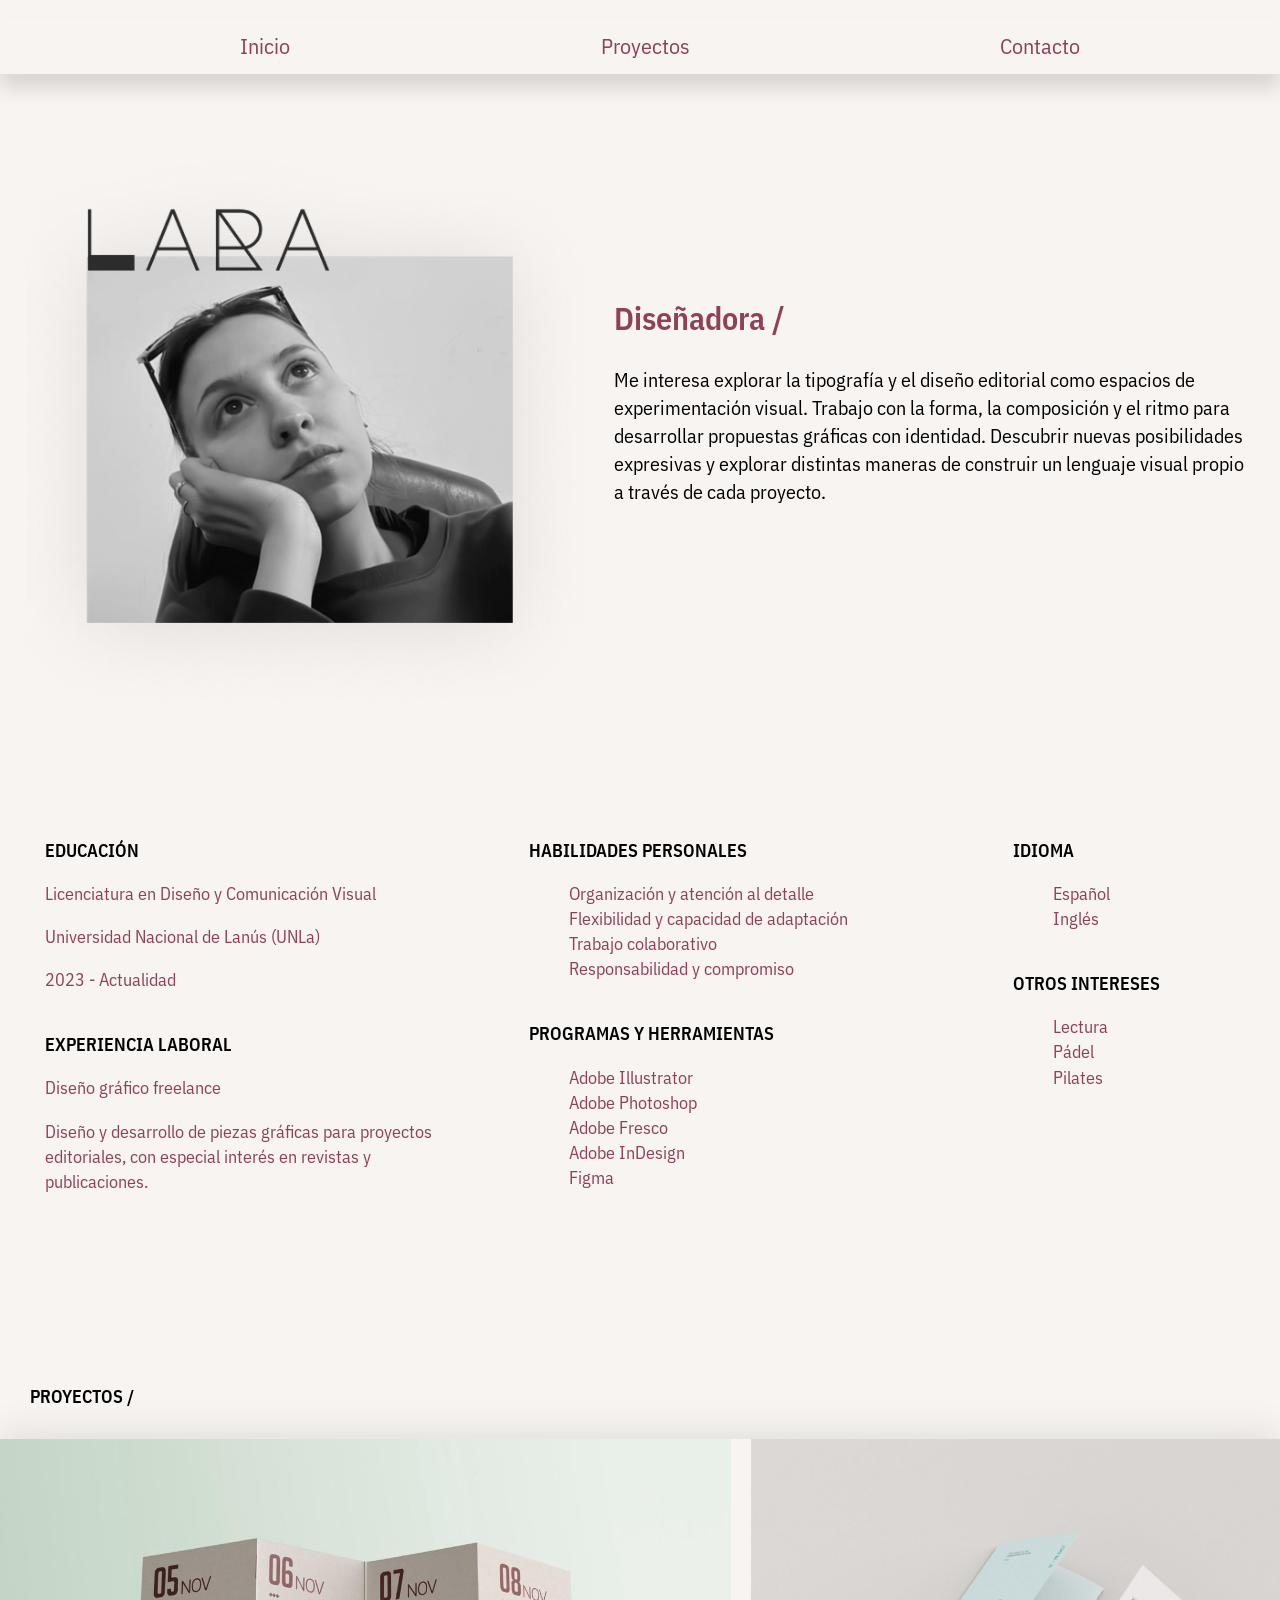
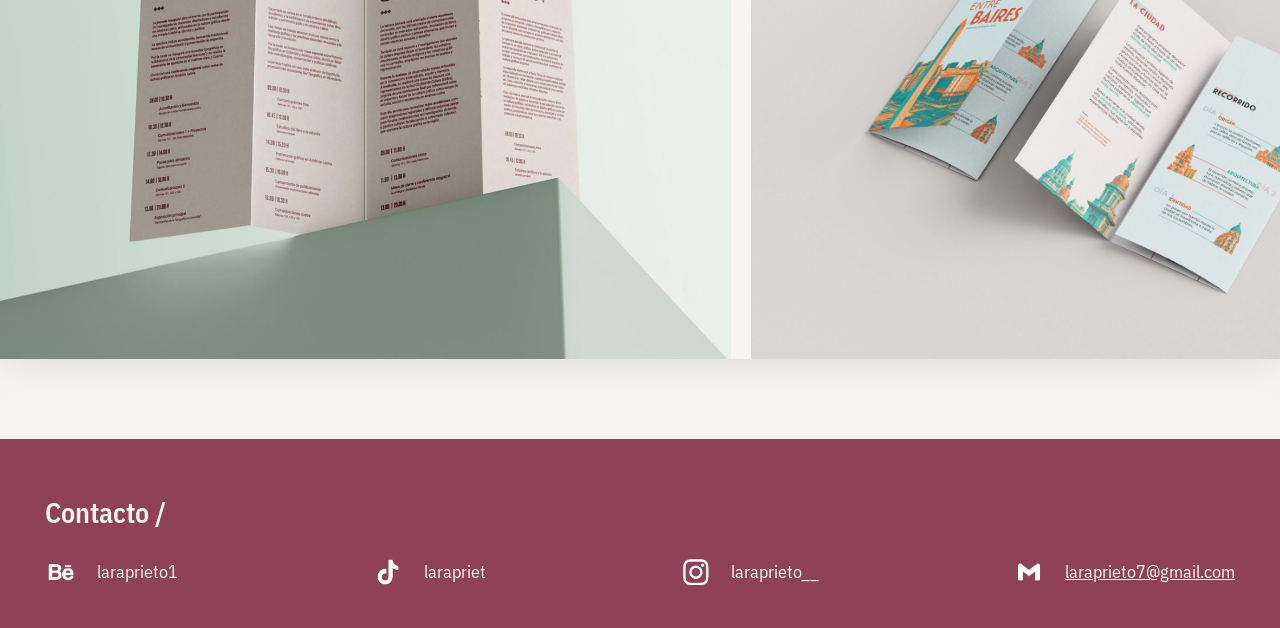
<file: index.html>
<!DOCTYPE html>
<html lang="es">
<head>
    <meta charset="utf-8">
    <meta name="viewport" content="width=device-width, initial-scale=1">
    <title>Porfolio Lara Prieto</title>
    <link rel="stylesheet" href="estilo.css">
</head>

<body>
    <header class="encabezado">
        <nav class="nav">
            <a class="nav-actual" href="index.html">Inicio</a>

            <input type="checkbox" id="menu" class="menu-check">
            <label for="menu" class="menu-boton" aria-label="Abrir menú">
                <span></span>
                <span></span>
                <span></span>
            </label>

            <ul class="nav-links">
                <li><a href="index.html">Inicio</a></li>
                <li><a href="proyecto.html">Proyectos</a></li>
                <li><a href="#contacto">Contacto</a></li>
            </ul>
        </nav>
    </header>

    <main class="principal-inicio">

        <!-- Presentación -->
        <section class="presentacion">
            <div class="foto-presentacion">
                <img src="img/foto_lara.png" width="633" height="671"
                    alt="Retrato en blanco y negro de Lara Prieto apoyando la cara sobre su mano, con anteojos de sol en la cabeza y su nombre escrito arriba">
            </div>

            <div class="texto-presentacion">
                <h1>Diseñadora /</h1>

                <p>
                    Me interesa explorar la tipografía y el diseño editorial
                    como espacios de experimentación visual. Trabajo con la
                    forma, la composición y el ritmo para desarrollar propuestas
                    gráficas con identidad.
                    Descubrir nuevas posibilidades expresivas y explorar
                    distintas maneras de construir un lenguaje visual propio
                    a través de cada proyecto.
                </p>
            </div>
        </section>

        <!-- Información personal -->
        <section class="informacion">

            <article>
                <section class="bloque">
                    <h2>Educación</h2>
                    <p>Licenciatura en Diseño y Comunicación Visual</p>
                    <p>Universidad Nacional de Lanús (UNLa)</p>
                    <p>2023 - Actualidad</p>
                </section>

                <section class="bloque">
                    <h2>Experiencia laboral</h2>
                    <p>Diseño gráfico freelance</p>
                    <p class="texto-bloque">
                        Diseño y desarrollo de piezas gráficas para proyectos
                        editoriales, con especial interés en revistas y publicaciones.
                    </p>
                </section>
            </article>

            <article>
                <section class="bloque">
                    <h2>Habilidades personales</h2>
                    <ul>
                        <li>Organización y atención al detalle</li>
                        <li>Flexibilidad y capacidad de adaptación</li>
                        <li>Trabajo colaborativo</li>
                        <li>Responsabilidad y compromiso</li>
                    </ul>
                </section>

                <section class="bloque">
                    <h2>Programas y herramientas</h2>
                    <ul>
                        <li>Adobe Illustrator</li>
                        <li>Adobe Photoshop</li>
                        <li>Adobe Fresco</li>
                        <li>Adobe InDesign</li>
                        <li>Figma</li>
                    </ul>
                </section>
            </article>

            <article>
                <section class="bloque">
                    <h2>Idioma</h2>
                    <ul>
                        <li>Español</li>
                        <li>Inglés</li>
                    </ul>
                </section>

                <section class="bloque">
                    <h2>Otros intereses</h2>
                    <ul>
                        <li>Lectura</li>
                        <li>Pádel</li>
                        <li>Pilates</li>
                    </ul>
                </section>
            </article>

        </section>

        <!-- Carrusel de imagenes animado -->
        <section class="muestra-proyectos">
            <a href="proyecto.html">
                <h2>Proyectos /</h2>
            </a>

            <div class="galeria">
                
                <div class="galeria-pista">
                    <a href="proyecto.html#proyecto-01">
                        <img src="img/carrusel_1.jpeg" width="731" height="520"
                            alt="Programa plegable de LUMA abierto, con la agenda de actividades del 5 al 8 de noviembre">
                    </a>
                    <a href="proyecto.html#proyecto-02">
                        <img src="img/carrusel_2.jpeg" width="693" height="520"
                            alt="Folleto turístico plegable Entre Baires con ilustraciones de edificios de Buenos Aires">
                    </a>
                    <a href="proyecto.html#proyecto-03">
                        <img src="img/carrusel_3.jpeg" width="693" height="520"
                            alt="Publicación Floralis abierta con collages de hojas y flores en tonos rosa, verde y crema">
                    </a>
                    <a href="proyecto.html#proyecto-01" aria-hidden="true" tabindex="-1">
                        <img src="img/carrusel_1.jpeg" width="731" height="520" alt="">
                    </a>
                    <a href="proyecto.html#proyecto-02" aria-hidden="true" tabindex="-1">
                        <img src="img/carrusel_2.jpeg" width="693" height="520" alt="">
                    </a>
                    <a href="proyecto.html#proyecto-03" aria-hidden="true" tabindex="-1">
                        <img src="img/carrusel_3.jpeg" width="693" height="520" alt="">
                    </a>
                </div>
            </div>
        </section>

    </main>

 <footer class="footer">
        <h2>Contacto /</h2>

        <div class="redes">
            <a href="https://www.behance.net/laraprieto1" target="_blank">
                <img src="iconos/behance.png" width="32" height="20" alt="Logo de Behance">
                <span>laraprieto1</span>
            </a>

            <a href="https://www.tiktok.com/@larapriet" target="_blank">
                <img src="iconos/tiktok.png" width="32" height="20" alt="Logo de TikTok">
                <span>larapriet</span>
            </a>

            <a href="https://www.instagram.com/laraprieto__" target="_blank">
                <img src="iconos/instagran.png" width="32" height="20" alt="Logo de Instagram">
                <span>laraprieto__</span>
            </a>

            <a href="mailto:laraprieto7@gmail.com">
                <img src="iconos/gmail.png" width="32" height="20" alt="Logo de Gmail">
                <span class="mail">laraprieto7@gmail.com</span>
            </a>
        </div>
    </footer>

</body>
</html>
</file>
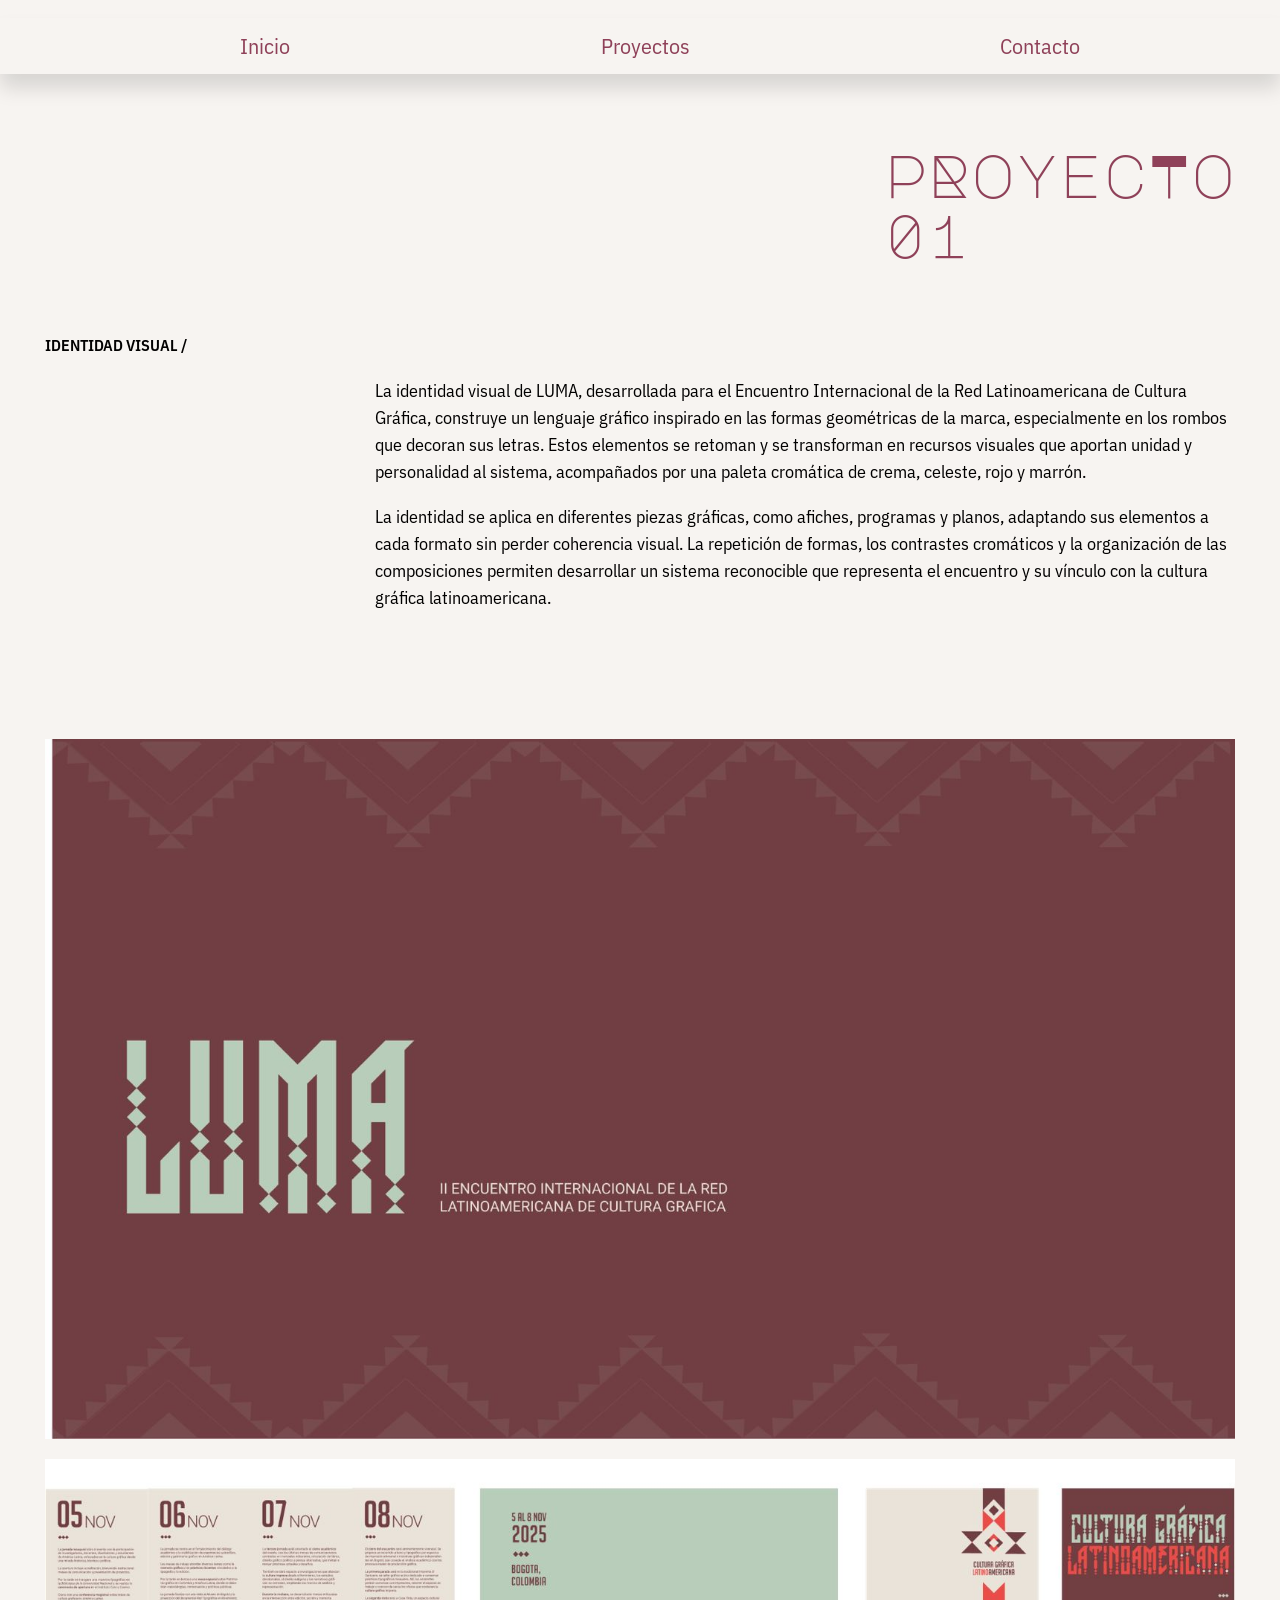
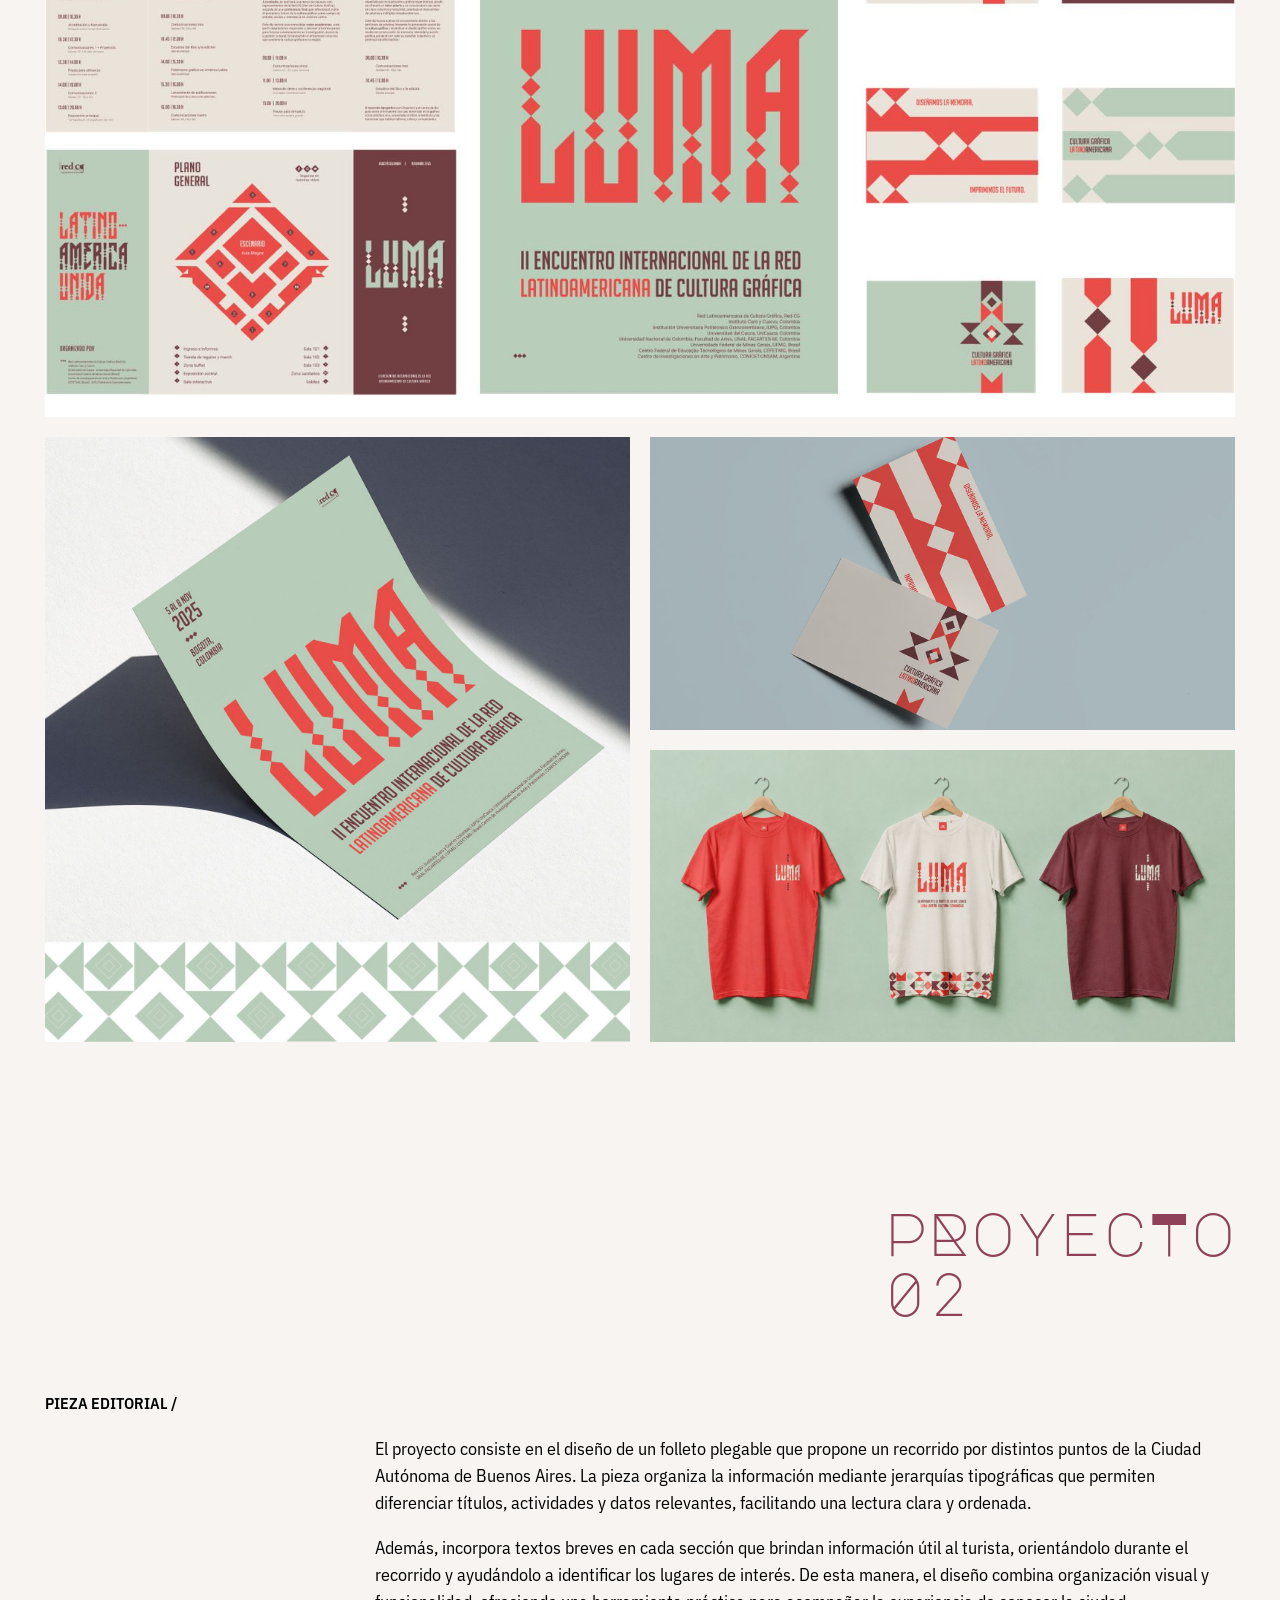
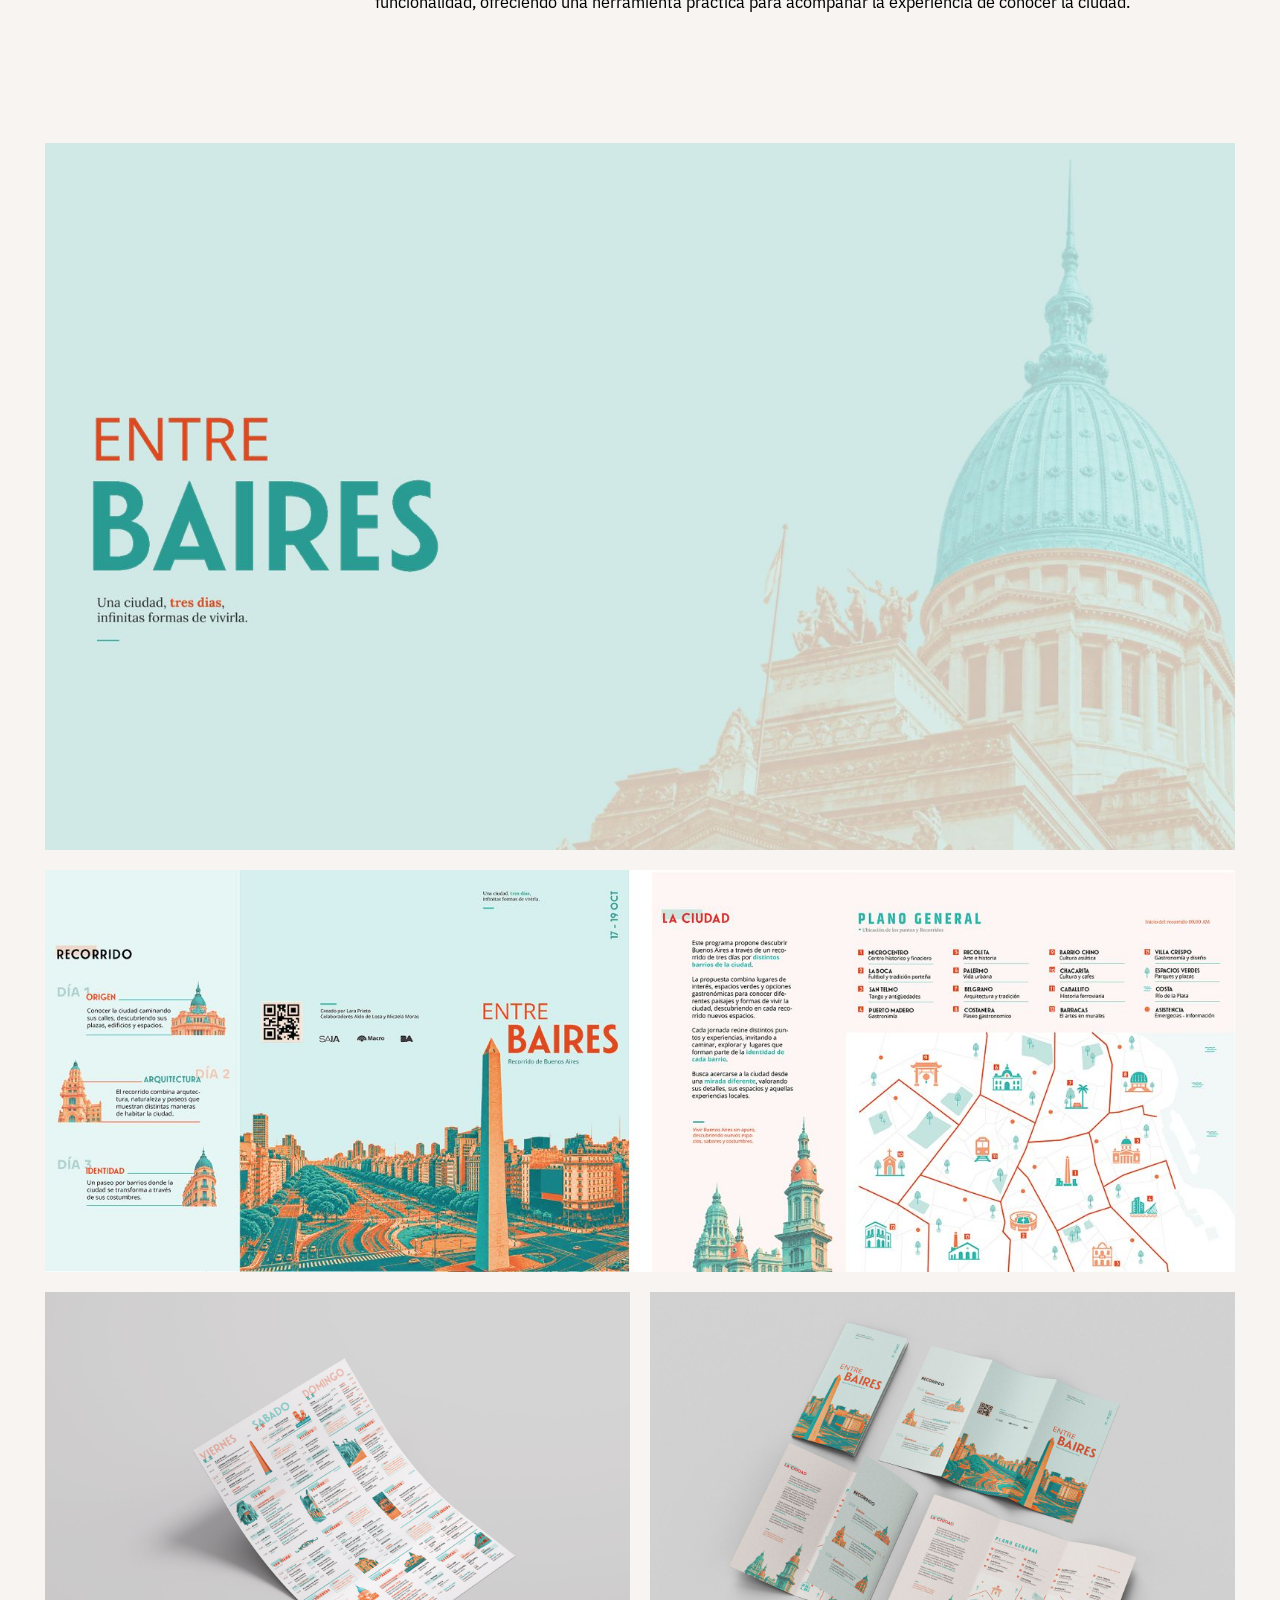
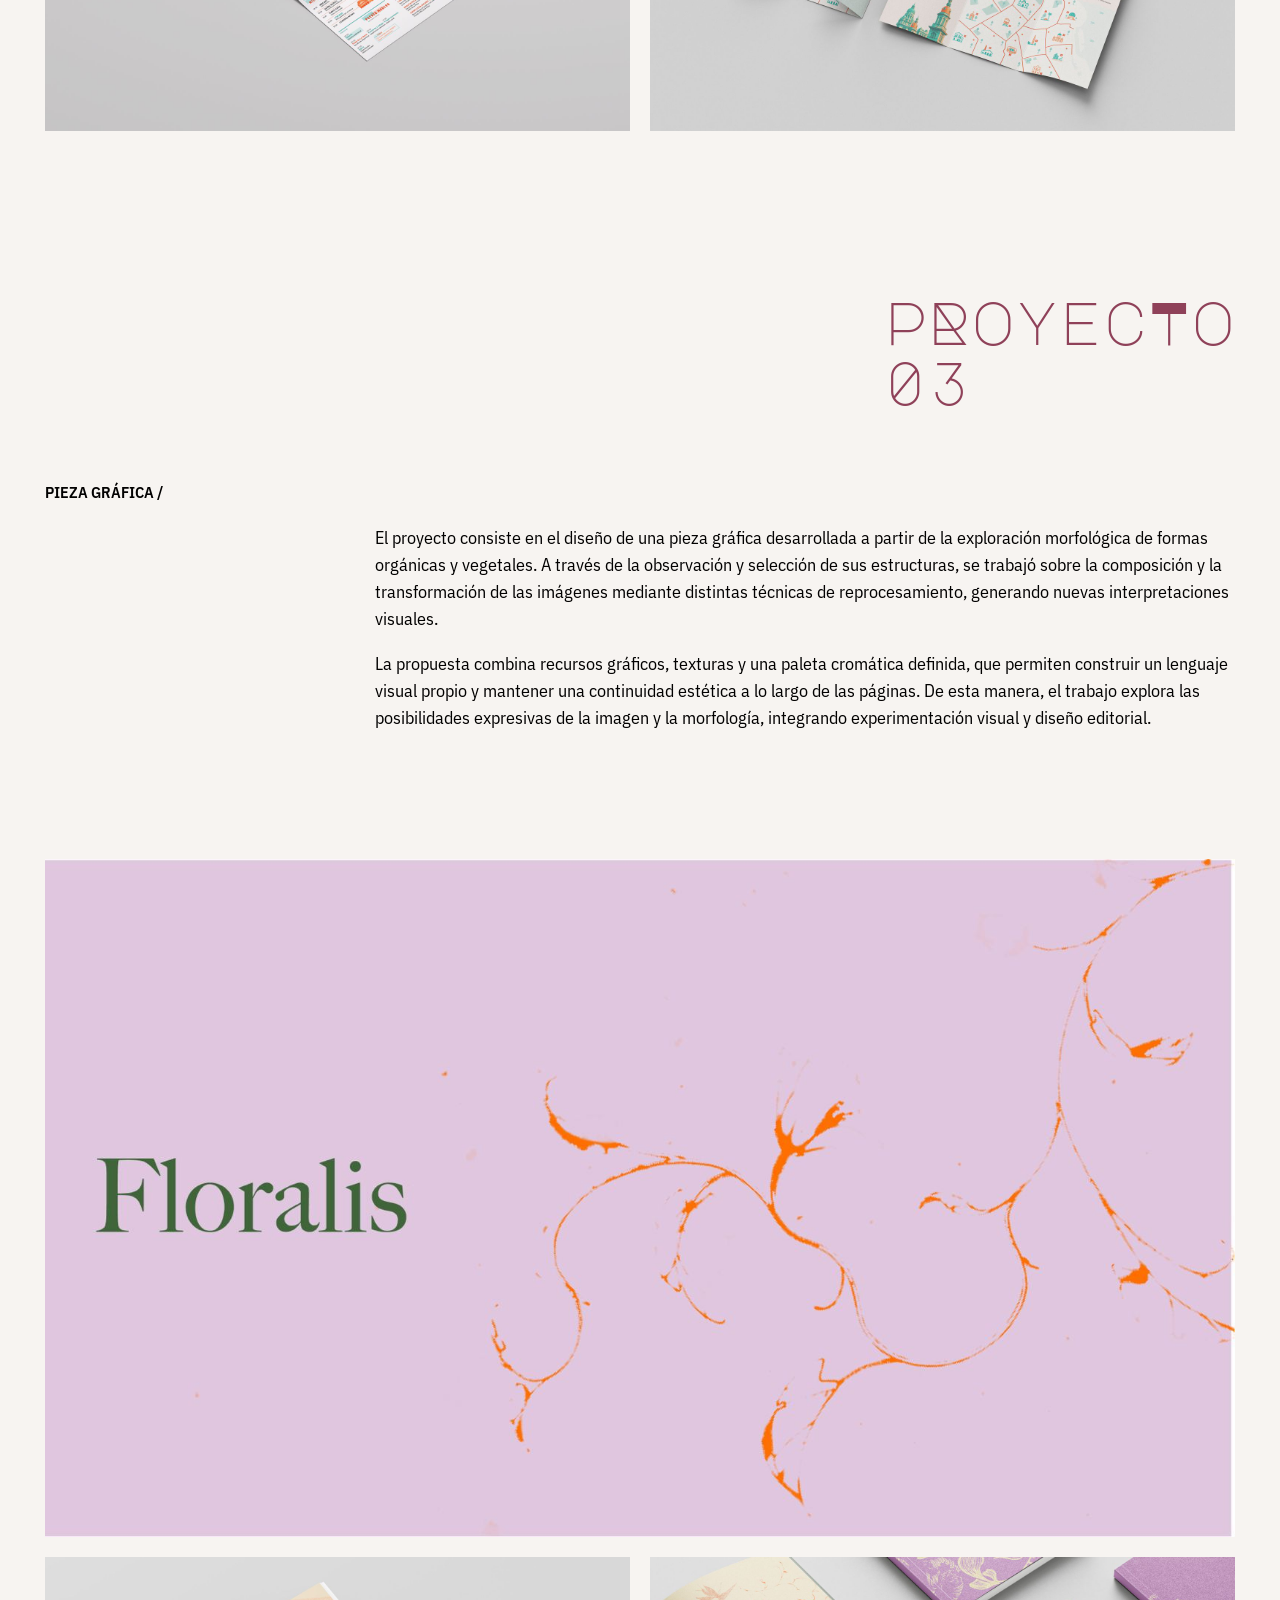
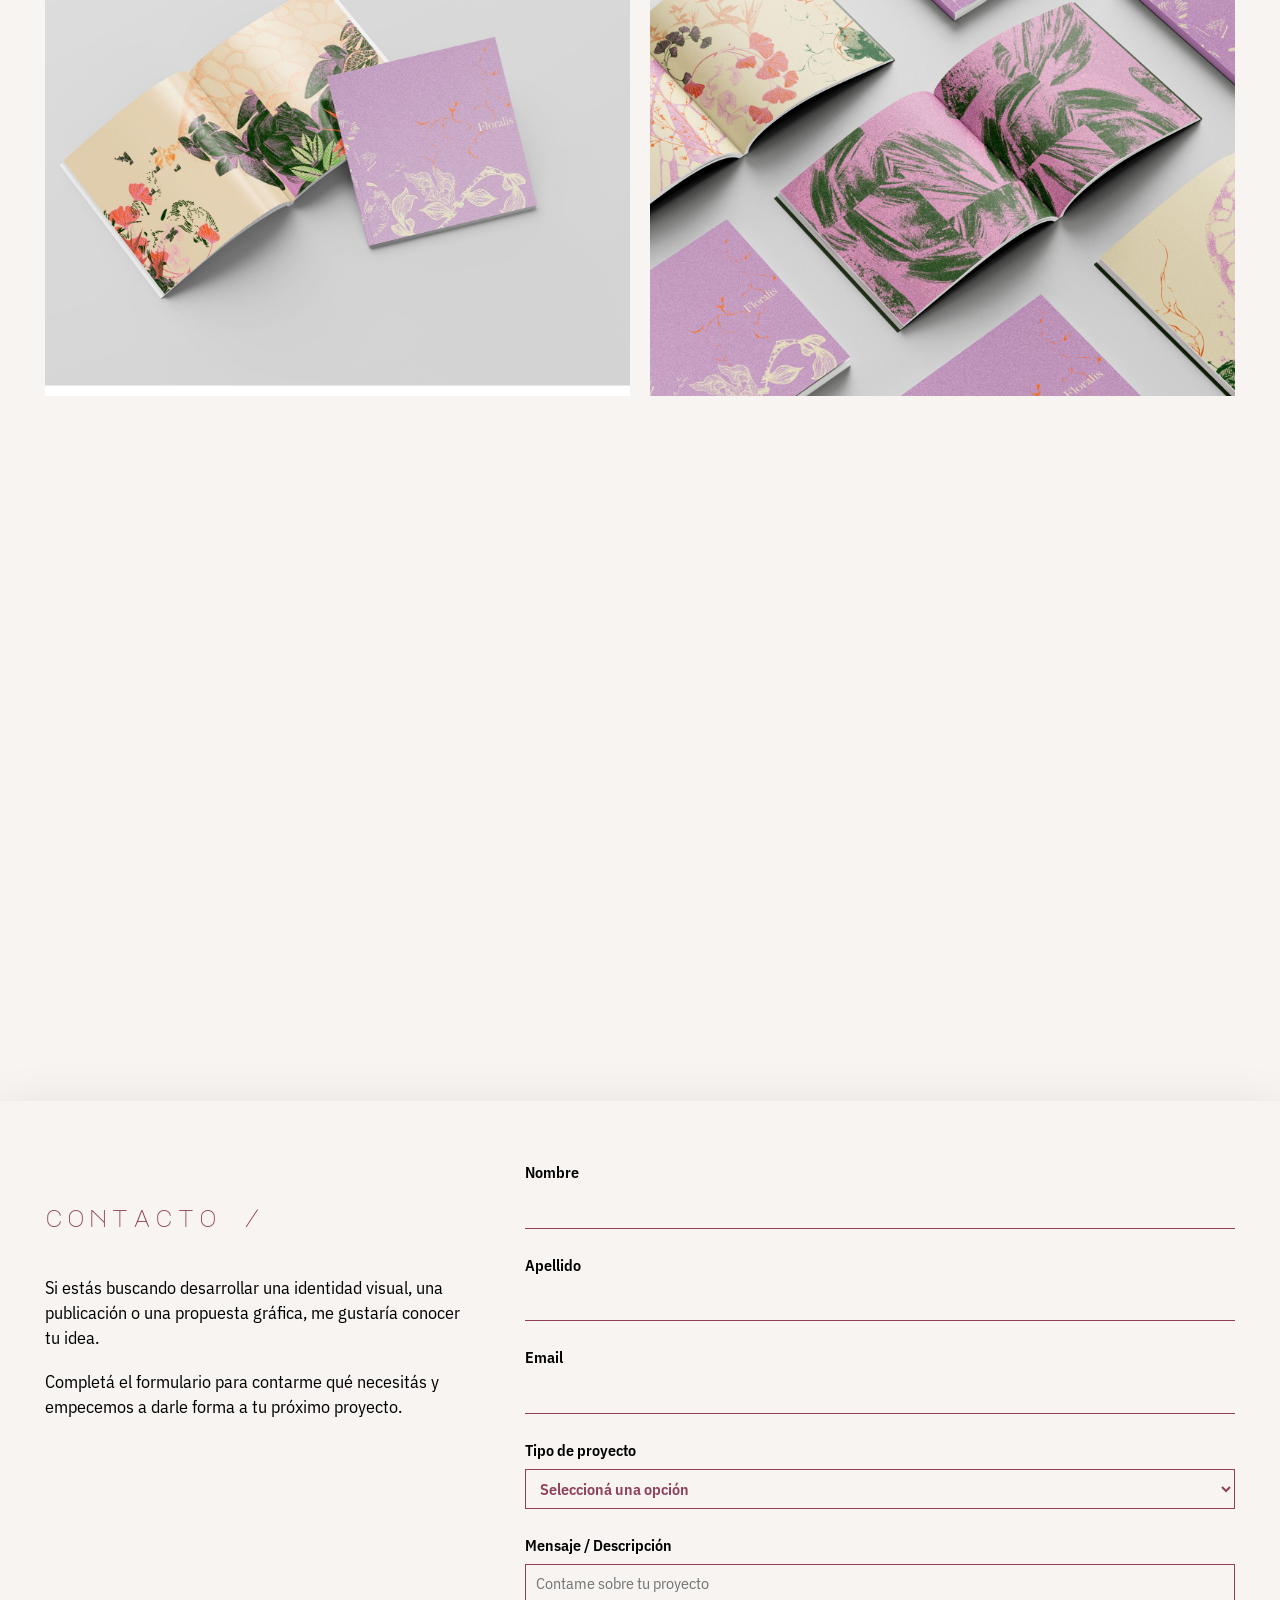
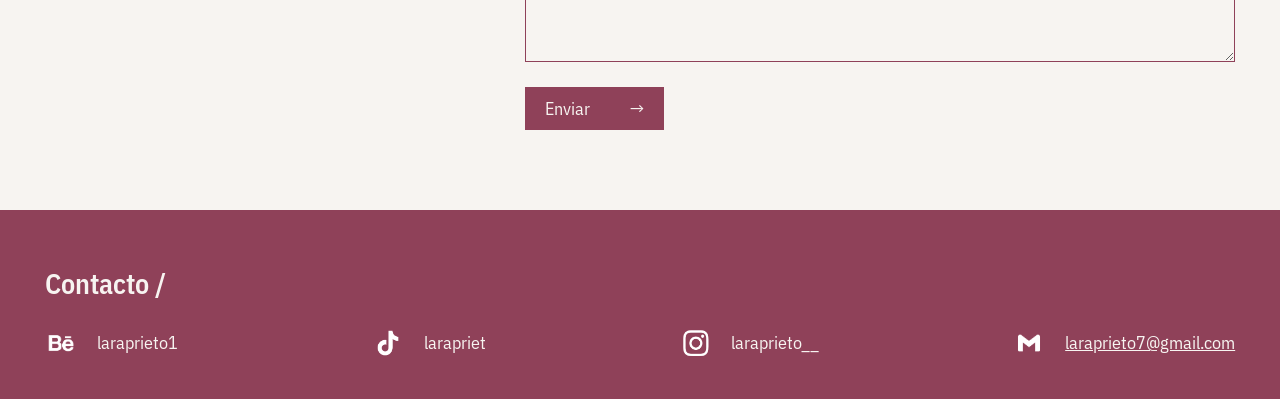
<file: proyecto.html>
<!DOCTYPE html>
<html lang="es">
<head>
    <meta charset="utf-8">
    <meta name="viewport" content="width=device-width, initial-scale=1">
    <title>Proyectos | Porfolio Lara Prieto</title>
    <link rel="stylesheet" href="estilo.css">
</head>

<body>
    <header class="encabezado">
        <nav class="nav">
            <a class="nav-actual" href="proyecto.html">Proyectos</a>

            <input type="checkbox" id="menu" class="menu-check">
            <label for="menu" class="menu-boton" aria-label="Abrir menú">
                <span></span>
                <span></span>
                <span></span>
            </label>

            <ul class="nav-links">
                <li><a href="index.html">Inicio</a></li>
                <li><a href="proyecto.html">Proyectos</a></li>
                <li><a href="#contacto">Contacto</a></li>
            </ul>
        </nav>
    </header>

    <main>
        
        <!-- Proyecto 01 -->
        <section class="proyecto" id="proyecto-01">

            <h1 class="titulo-proyecto">pRoyecTo <span>01</span></h1>

            <section class="info-proyecto">
                <div class="datos-proyecto">
                    <h3>Identidad visual /</h3>
                </div>

                <article class="descripcion-proyecto">
                    <p>
                        La identidad visual de LUMA, desarrollada para el Encuentro
                        Internacional de la Red Latinoamericana de Cultura Gráfica,
                        construye un lenguaje gráfico inspirado en las formas
                        geométricas de la marca, especialmente en los rombos que
                        decoran sus letras. Estos elementos se retoman y se
                        transforman en recursos visuales que aportan unidad y
                        personalidad al sistema, acompañados por una paleta
                        cromática de crema, celeste, rojo y marrón.
                    </p>
                    <p>
                        La identidad se aplica en diferentes piezas gráficas,
                        como afiches, programas y planos, adaptando sus elementos
                        a cada formato sin perder coherencia visual. La repetición
                        de formas, los contrastes cromáticos y la organización de
                        las composiciones permiten desarrollar un sistema
                        reconocible que representa el encuentro y su vínculo
                        con la cultura gráfica latinoamericana.
                    </p>
                </article>
            </section>

            <div class="imagenes-proyecto">
                <!-- Las clases completa, alta y apaisada ubican cada imagen en la grilla -->
                <img class="completa" src="img/proyecto1_incio.jpeg" width="1600" height="941"
                    alt="Logo de LUMA en celeste sobre fondo bordó con guardas de rombos, y el nombre del encuentro de la Red Latinoamericana de Cultura Gráfica">

                <img class="completa" src="img/proyecto1_2.jpeg" width="1600" height="750"
                    alt="Sistema de piezas de LUMA: programa de actividades, plano, afiche celeste y rojo y aplicaciones de la marca">

                <img class="alta" src="img/proyecto1_1.jpeg" width="1600" height="1592"
                    alt="Afiche celeste de LUMA con letras rojas sobre un fondo gris y una guarda de rombos verdes">

                <img class="apaisada" src="img/proyecto1_4.jpeg" width="1600" height="1015"
                    alt="Tarjetas de LUMA con rombos rojos y bordó sobre fondo celeste grisáceo">

                <img class="apaisada" src="img/proyecto1_3.jpeg" width="1600" height="838"
                    alt="Tres remeras colgadas en roja, crema y bordó con el logo de LUMA">
            </div>

        </section>

        <!-- Proyecto 02 -->
        <section class="proyecto" id="proyecto-02">

            <h1 class="titulo-proyecto">pRoyecTo <span>02</span></h1>

            <section class="info-proyecto">
                <div class="datos-proyecto">
                    <h3>Pieza editorial /</h3>
                </div>

                <article class="descripcion-proyecto">
                    <p>
                        El proyecto consiste en el diseño de un folleto plegable
                        que propone un recorrido por distintos puntos de la
                        Ciudad Autónoma de Buenos Aires. La pieza organiza la
                        información mediante jerarquías tipográficas que permiten
                        diferenciar títulos, actividades y datos relevantes,
                        facilitando una lectura clara y ordenada.
                    </p>
                    <p>
                        Además, incorpora textos breves en cada sección que
                        brindan información útil al turista, orientándolo durante
                        el recorrido y ayudándolo a identificar los lugares de
                        interés. De esta manera, el diseño combina organización
                        visual y funcionalidad, ofreciendo una herramienta
                        práctica para acompañar la experiencia de conocer la ciudad.
                    </p>
                </article>
            </section>

            <div class="imagenes-proyecto">
                <img class="completa" src="img/proyecto2_1.jpeg" width="1600" height="950"
                    alt="Portada de Entre Baires con el título en verde y naranja sobre la cúpula del Congreso en tonos celestes">

                <img class="completa" src="img/proyecto2_2.jpeg" width="1600" height="540"
                    alt="Folleto Entre Baires desplegado: recorrido, portada ilustrada con el Obelisco y plano general de la ciudad">

                <img src="img/proyecto2_3.jpeg" width="1600" height="1200"
                    alt="Afiche con la agenda de viernes, sábado y domingo ilustrado con edificios porteños">

                <img src="img/proyecto2_4.jpeg" width="1600" height="1200"
                    alt="Dos folletos plegables de Entre Baires, uno cerrado y otro abierto mostrando el plano general">
            </div>

        </section>

        <!-- Proyecto 03 -->
        <section class="proyecto" id="proyecto-03">

            <h1 class="titulo-proyecto">pRoyecTo <span>03</span></h1>

            <section class="info-proyecto">
                <div class="datos-proyecto">
                    <h3>Pieza gráfica /</h3>
                </div>

                <article class="descripcion-proyecto">
                    <p>
                        El proyecto consiste en el diseño de una pieza gráfica
                        desarrollada a partir de la exploración morfológica de
                        formas orgánicas y vegetales. A través de la observación
                        y selección de sus estructuras, se trabajó sobre la
                        composición y la transformación de las imágenes mediante
                        distintas técnicas de reprocesamiento, generando nuevas
                        interpretaciones visuales.
                    </p>
                    <p>
                        La propuesta combina recursos gráficos, texturas y una
                        paleta cromática definida, que permiten construir un
                        lenguaje visual propio y mantener una continuidad
                        estética a lo largo de las páginas. De esta manera,
                        el trabajo explora las posibilidades expresivas de
                        la imagen y la morfología, integrando experimentación
                        visual y diseño editorial.
                    </p>
                </article>
            </section>

            <div class="imagenes-proyecto">
                <img class="completa" src="img/proyecto3_1.jpeg" width="1600" height="912"
                    alt="Portada de Floralis en tipografía verde sobre fondo lila con trazos naranjas">

                <img src="img/proyecto3_3.jpeg" width="1600" height="1199"
                    alt="Publicación Floralis abierta con collages de flores junto a su tapa lila">

                <img src="img/proyecto3_4.jpeg" width="1600" height="1200"
                    alt="Varios ejemplares de Floralis, abiertos y cerrados, con hojas verdes sobre páginas rosas y crema">

                <video class="completa" src="img/proyecto3_2.mp4" width="1784" height="990" autoplay muted loop playsinline>
                    Tu navegador no puede reproducir este video.
                </video>
            </div>

        </section>

        <!-- Formulario de contacto -->
        <section class="contacto" id="contacto">

            <div class="contacto-texto">
                <h2>contacto /</h2>
                <p>
                    Si estás buscando desarrollar una identidad visual, una publicación
                    o una propuesta gráfica, me gustaría conocer tu idea.
                </p>
                <p>
                    Completá el formulario para contarme qué necesitás y
                    empecemos a darle forma a tu próximo proyecto.
                </p>
            </div>

            <form class="formulario" id="formulario-contacto" action="mailto:laraprieto7@gmail.com">
                <section class="campo">
                    <label for="nombre">Nombre</label>
                    <input type="text" name="nombre" id="nombre" maxlength="40" required>
                </section>

                <section class="campo">
                    <label for="apellido">Apellido</label>
                    <input type="text" name="apellido" id="apellido" maxlength="40" required>
                </section>

                <section class="campo">
                    <label for="email">Email</label>
                    <input type="email" name="email" id="email" required>
                </section>

                <section class="campo">
                    <label for="tipo">Tipo de proyecto</label>
                    <select name="tipo" id="tipo" required>
                        <option value="">Seleccioná una opción</option>
                        <option value="Identidad visual">Identidad visual</option>
                        <option value="Branding">Branding</option>
                        <option value="Diseño editorial">Diseño editorial</option>
                        <option value="Otros">Otros</option>
                    </select>
                </section>

                <section class="campo">
                    <label for="mensaje">Mensaje / Descripción</label>
                    <textarea name="mensaje" id="mensaje" rows="4" placeholder="Contame sobre tu proyecto" required></textarea>
                </section>

                <button type="submit" class="boton-enviar">Enviar <span>&rarr;</span></button>
            </form>

        </section>

    </main>



    <footer class="footer">
        <h2>Contacto /</h2>

        <div class="redes">
            <a href="https://www.behance.net/laraprieto1" target="_blank">
                <img src="iconos/behance.png" width="32" height="20" alt="Logo de Behance">
                <span>laraprieto1</span>
            </a>

            <a href="https://www.tiktok.com/@larapriet" target="_blank">
                <img src="iconos/tiktok.png" width="32" height="20" alt="Logo de TikTok">
                <span>larapriet</span>
            </a>

            <a href="https://www.instagram.com/laraprieto__" target="_blank">
                <img src="iconos/instagran.png" width="32" height="20" alt="Logo de Instagram">
                <span>laraprieto__</span>
            </a>

            <a href="mailto:laraprieto7@gmail.com">
                <img src="iconos/gmail.png" width="32" height="20" alt="Logo de Gmail">
                <span class="mail">laraprieto7@gmail.com</span>
            </a>
        </div>
    </footer>
</body>
</html>
</file>
<file: estilo.css>
/* Proyecto Porfolio - COMPUTACIÓN III
   Porfolio en HTML5 y CSS3
   Alumna: Lara Prieto  */

@font-face {
    font-family: "IBM Plex Sans Condensed";
    src: url("font/IBMPlexSans_Condensed-Regular.ttf") format("truetype");
    font-weight: 400;
    font-style: normal;
}

@font-face {
    font-family: "IBM Plex Sans Condensed";
    src: url("font/IBMPlexSans_Condensed-SemiBold.ttf") format("truetype");
    font-weight: 600;
    font-style: normal;
}

@font-face {
    font-family: "Major Mono Display";
    src: url("font/MajorMonoDisplay-Regular.ttf") format("truetype");
    font-weight: 400;
    font-style: normal;
}


/* Configuración general */

html {
    scroll-padding-top: 70px;
}

body {
    background-color: #f7f4f1;
    color: #020101;
    font-family: "IBM Plex Sans Condensed", sans-serif;
    font-size: 18px;
    line-height: 1.4;
    margin: 0%;
}

a {
    text-decoration: none;
    color: #8f4159;
}

img,
video {
    display: block;
    max-width: 100%;
    height: auto;
}

ul {
    
    list-style: none;
}



/* Encabezado y navegación */

.encabezado {
    position: sticky;
    z-index: 1000;
    top: 0;
    background-color: #f7f4f1;
    box-shadow: 0 14px 20px rgba(0, 0, 0, 0.13);
}

.nav {
    position: sticky;
    height: 56px;
    padding: 0 3.5%;
}

.nav-links {
    display: flex;
    align-items: center;
    justify-content: space-around;
    height: 100%;
}

.nav-links a {
    font-size: 22px;
    transition: color 0.3s;
}

.nav-links a:hover {
    color: #020101;
}

.nav-actual,
.menu-check,
.menu-boton {
    display: none;
}


/* Presentación del index */

.presentacion {
    display: flex;
    align-items: center;
    gap: 10px;
    padding: 30px 2% 60px;
}

.texto-presentacion {
    max-width: 640px;
    font-size: 20px;
}

h1 {
    margin: 0 0 25px;
    color: #8f4159;
    font-size: 32px;
    font-weight: 600;
}


/* Información personal del index */

.informacion {
    display: flex;
    justify-content: space-between;
    gap: 40px;
    padding: 60px 3.5%;
    color: #8f4159;
}

.informacion article {
    flex: 1;
}

.informacion article:last-child {
    flex: 0.5;
}

.bloque {
    margin-bottom: 40px;
}

.informacion h2 {
    margin: 0 0 15px;
    color: #020101;
    font-size: 18px;
    font-weight: 600;
    text-transform: uppercase;
}

.texto-bloque {
    max-width: 420px;
}


/* Carrusel del index */

.muestra-proyectos {
    padding: 60px 0 80px;
}

.muestra-proyectos h2 {
    margin: 30px;
    color: #020101;
    font-size: 18px;
    font-weight: 600;
    text-transform: uppercase;
    transition: color 0.3s;
}

.muestra-proyectos > a:hover h2 {
    color: #8f4159;
}

.galeria {
    overflow: hidden;
    box-shadow: 0 0 40px #00000020;
}

.galeria-pista {
    display: flex;
    gap: 20px;
    width: max-content;
    animation: carrusel 35s linear infinite;
}

/* Al pasar el mouse el carrusel se detiene */
.galeria:hover .galeria-pista {
    animation-play-state: paused;
}

.galeria-pista img {
    max-width: none;
    transition: opacity 0.3s;
}

.galeria-pista a:hover img {
    opacity: 0.8;
}

@keyframes carrusel {
    from {
        transform: translateX(0);
    }
    to {
        transform: translateX(-50%);
    }
}


/* Página de proyectos */

.proyecto {
    max-width: 1200px;
    padding: 70px 3.5% 90px;
}


.titulo-proyecto {
    width: fit-content;
    margin: 0 0 70px auto;
    color: #8f4159;
    font-family: "Major Mono Display", monospace;
    font-size: 60px;
    font-weight: 400;
    line-height: 1;
}

.titulo-proyecto span {
    display: block;
}

.info-proyecto {
    display: flex;
    gap: 80px;
    margin-bottom: 60px;
    padding-bottom: 50px;
}

.datos-proyecto {
    width: 300px;
    font-size: 14px;
}

.datos-proyecto h3 {
    margin: 0 0 10px;
    font-size: 16px;
    font-weight: 600;
    text-transform: uppercase;
}

.descripcion-proyecto {
    max-width: 860px;
    font-size: 20px;
    line-height: 1.5;
    font-size: 18px;
     margin-top: 25px;
    
}


/* Imágenes de cada */
.imagenes-proyecto {
    display: grid;
    grid-template-columns: 1fr 1fr;
    gap: 20px;
}

.imagenes-proyecto img,
.imagenes-proyecto video {
    width: 100%;
    height: auto;
}


.imagenes-proyecto .completa {
    grid-column: 1 / 3;
    
}


.imagenes-proyecto .alta {
    grid-row: span 2;
    height: 100%;
    object-fit: cover;
}

.imagenes-proyecto .apaisada {
    aspect-ratio: 2 / 1;
    object-fit: cover;
}


.imagenes-proyecto video {
    pointer-events: none;
}


/* Formulario de contacto */

.contacto {
    display: flex;
    justify-content: space-between;
    gap: 60px;
    padding: 60px 3.5% 80px;
    box-shadow: 0 14px 50px rgba(0, 0, 0, 0.13);
}

.contacto-texto {
    max-width: 420px;
}

.contacto-texto h2 {
    margin: 40px;
    margin-left: 0;
    color: #8f4159;
    font-family: "Major Mono Display", monospace;
    font-size: 24px;
    font-weight: 420;
    letter-spacing: 4px;
}

.formulario {
    display: flex;
    flex-direction: column;
    gap: 25px;
    width: 100%;
    max-width: 830px;
}

.campo {
    display: flex;
    flex-direction: column;
    gap: 8px;
}

.campo label {
    font-size: 16px;
    font-weight: 600;
}

.campo input,
.campo select,
.campo textarea {
    padding: 8px 10px;
    border: 1.5px solid #8f4159;
    background-color: #f7f4f1;
    color: #020101;
    font-family: inherit;
    font-size: 16px;
}

.campo input {
    border-width: 0 0 1.5px;
}

.campo select {
    color: #8f4159;
    font-weight: 600;
}

.campo textarea {
    resize: vertical;
}

.campo input:focus,
.campo select:focus,
.campo textarea:focus {
    outline: none;
    background-color: #efe7e9;
}

.campo input:invalid:not(:placeholder-shown):not(:focus) {
    border-color: #8f4159;
}

.boton-enviar {
    display: flex;
    justify-content: space-between;
    gap: 40px;
    width: fit-content;
    padding: 10px 20px;
    border: none;
    background-color: #8f4159;
    color: #f7f4f1;
    font-family: inherit;
    font-size: 18px;
    cursor: pointer;
    transition: background-color 0.3s;
}

.boton-enviar:hover {
    background-color: #6e2f43;
}

.boton-enviar span {
    transition: transform 0.3s;
}

.boton-enviar:hover span {
    transform: translateX(6px);
}


/* footer */

.footer {
    padding: 30px 3.5% 40px;
    background-color: #8f4159;
    color: #f7f4f1;
}

.footer h2 {
    margin: 24px;
    margin-left: 0;
    font-size: 28px;
    font-weight: 600;
}

.redes {
    display: flex;
    justify-content: space-between;
    flex-wrap: wrap;
    gap: 25px;
}

.redes a {
    display: flex;
    align-items: center;
    gap: 20px;
    color: #f7f4f1;
    font-size: 18px;
    transition: opacity 0.3s;
}

.redes a:hover {
    opacity: 0.7;
}

.redes img {
    object-fit: contain;
    filter: brightness(0) invert(1);
}

.redes .mail {
    text-decoration: underline;
    overflow-wrap: anywhere;
}




/* Adaptación de pantalla para el mobile  */

@media (max-width: 600px) {

    /* Menú hamburguesa */
    .nav {
        display: flex;
        align-items: center;
        justify-content: space-between;
        height: 70px;
        padding: 0 5%;
    }

    .nav-actual {
        display: block;
        font-family: monospace;
        font-size: 24px;
    }

    .menu-boton {
        display: flex;
        flex-direction: column;
        justify-content: space-between;
        width: 50px;
        height: 40px;
        cursor: pointer;
    }

    .menu-boton span {
        height: 6px;
        background-color: #8f4159;
    }

    .nav-links {
        display: none;
        position: absolute;
        top: 60px;
        right: 5%;
        flex-direction: column;
        align-items: flex-start;
        gap: 15px;
        height: auto;
        padding: 15px 20px;
        background-color: #8f4159;
        box-shadow: 0 4px 20px #00000030;
    }

    .nav-links a {
        color: #f7f4f1;
        font-size: 18px;
    }

    .nav-links a::after {
        content: " /";
    }

    .nav-links a:hover {
        color: #e8dce0;
    }

    /* Al tocar el botón se despliega el menú */
    .menu-check:checked ~ .nav-links {
        display: flex;
    }


    .principal-inicio {
        display: flex;
        flex-direction: column;
    }

    .principal-inicio .muestra-proyectos {
        order: 1;
    }

    .principal-inicio .informacion {
        order: 2;
    }

    
    .presentacion {
        flex-direction: column;
        gap: 0;
        padding: 40px 5%;
    }

    .texto-presentacion {
        display: contents;
    }


    .texto-presentacion p {
        order: 2;
        font-size: 18px;
    }

    .texto-presentacion p + p {
        margin-top: 15px;
    }

    .foto-presentacion {
        order: 1;
        margin: 0;
    }

    .foto-presentacion img {
        width: 380px;
    }

    .muestra-proyectos {
        padding: 30px 0 50px;
    }

    .muestra-proyectos h2 {
        margin-left: 5%;
        color: #8f4159;
        font-size: 28px;
        text-transform: none;
    }

    .galeria-pista img {
        width: auto;
        height: 300px;
    }

    .informacion {
        flex-direction: column;
        gap: 0;
        padding: 20px 5%;
    }

    .bloque {
        margin-bottom: 25px;
    }

    .proyecto {
        padding: 40px 5%;
    }

    .titulo-proyecto {
        margin-bottom: 40px;
        font-size: 40px;
    }

    .datos-proyecto h3 {
        font-size: 22px;
    }


    .imagenes-proyecto {
        grid-template-columns: 1fr;
        gap: 12px;
    }

    .imagenes-proyecto .alta {
        grid-row: auto;
    }

    .imagenes-proyecto .apaisada {
        aspect-ratio: auto;
    }

    .contacto {
        padding: 40px 5% 60px;
    }

    .contacto-texto h2 {
        font-size: 36px;
    }

    .pie {
        padding: 30px 5% 40px;
    }

    .redes {
        flex-direction: column;
        gap: 30px;
    }
}
</file>
